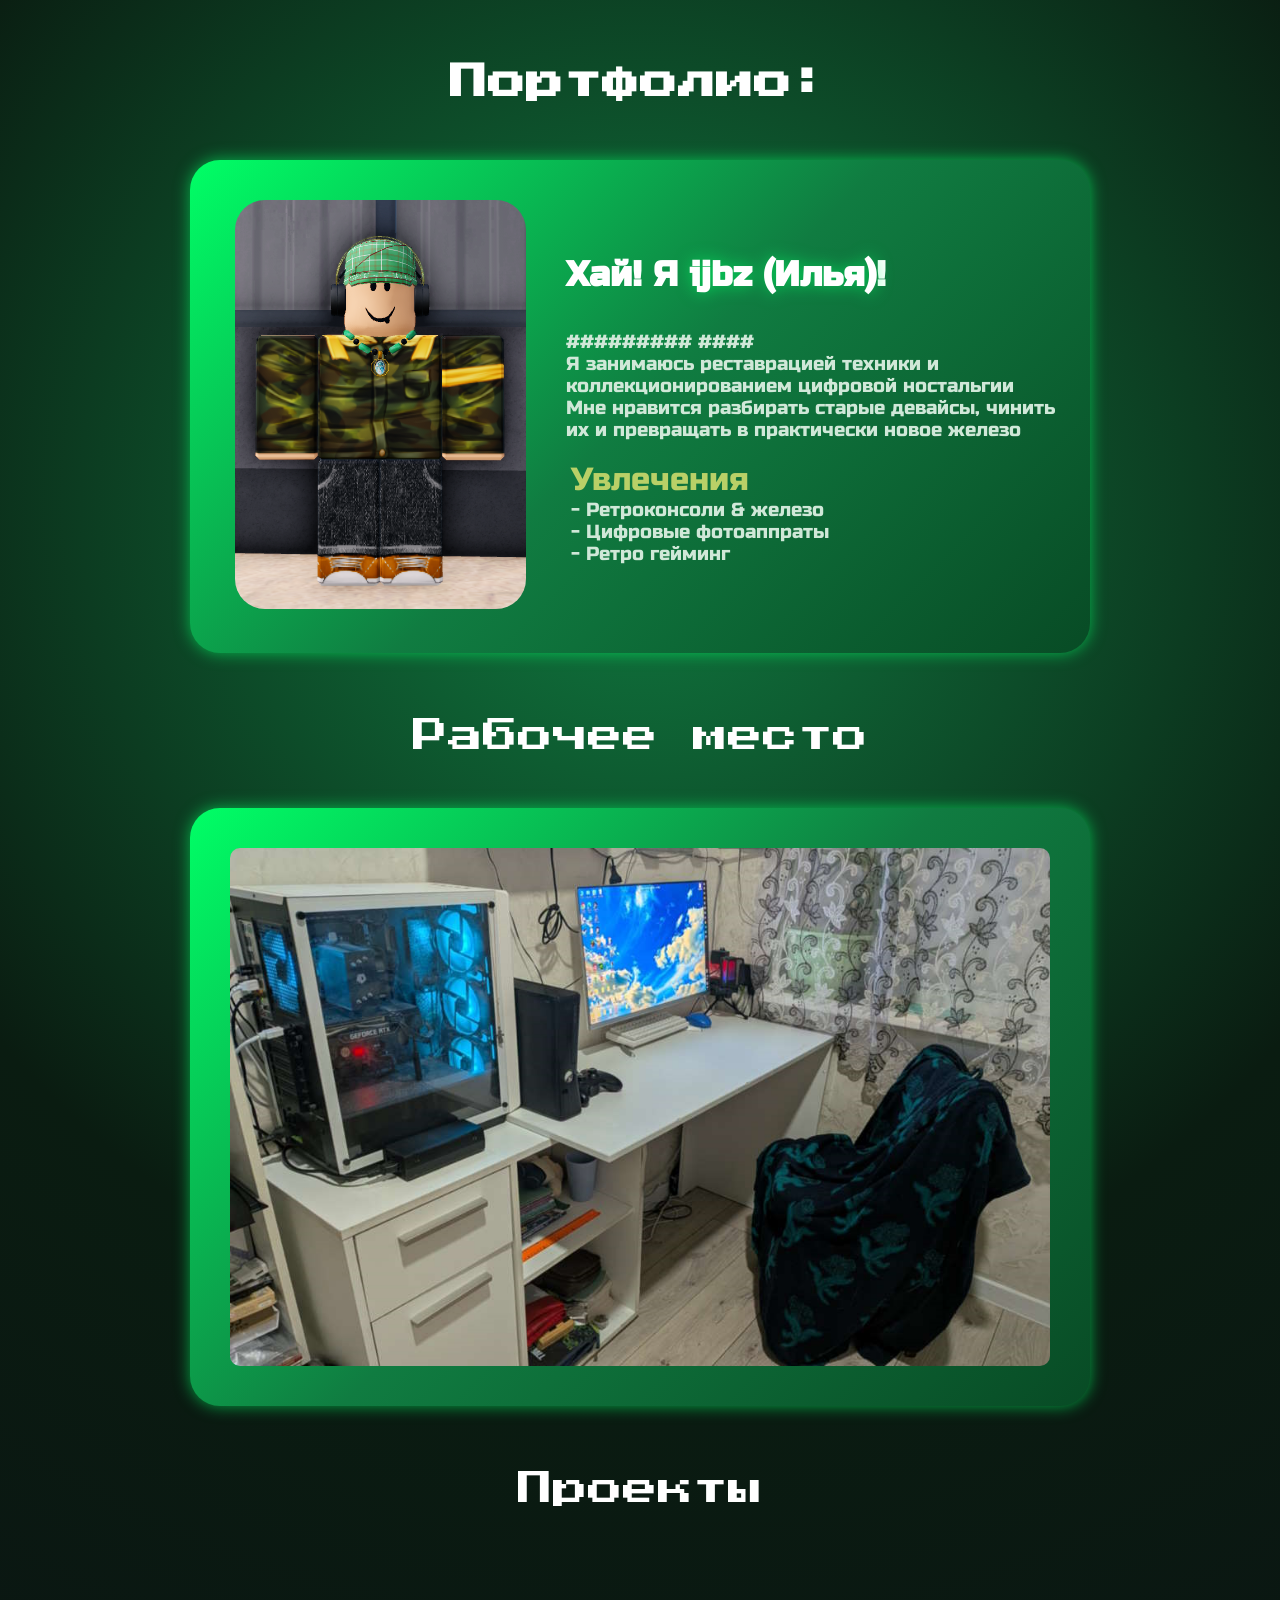
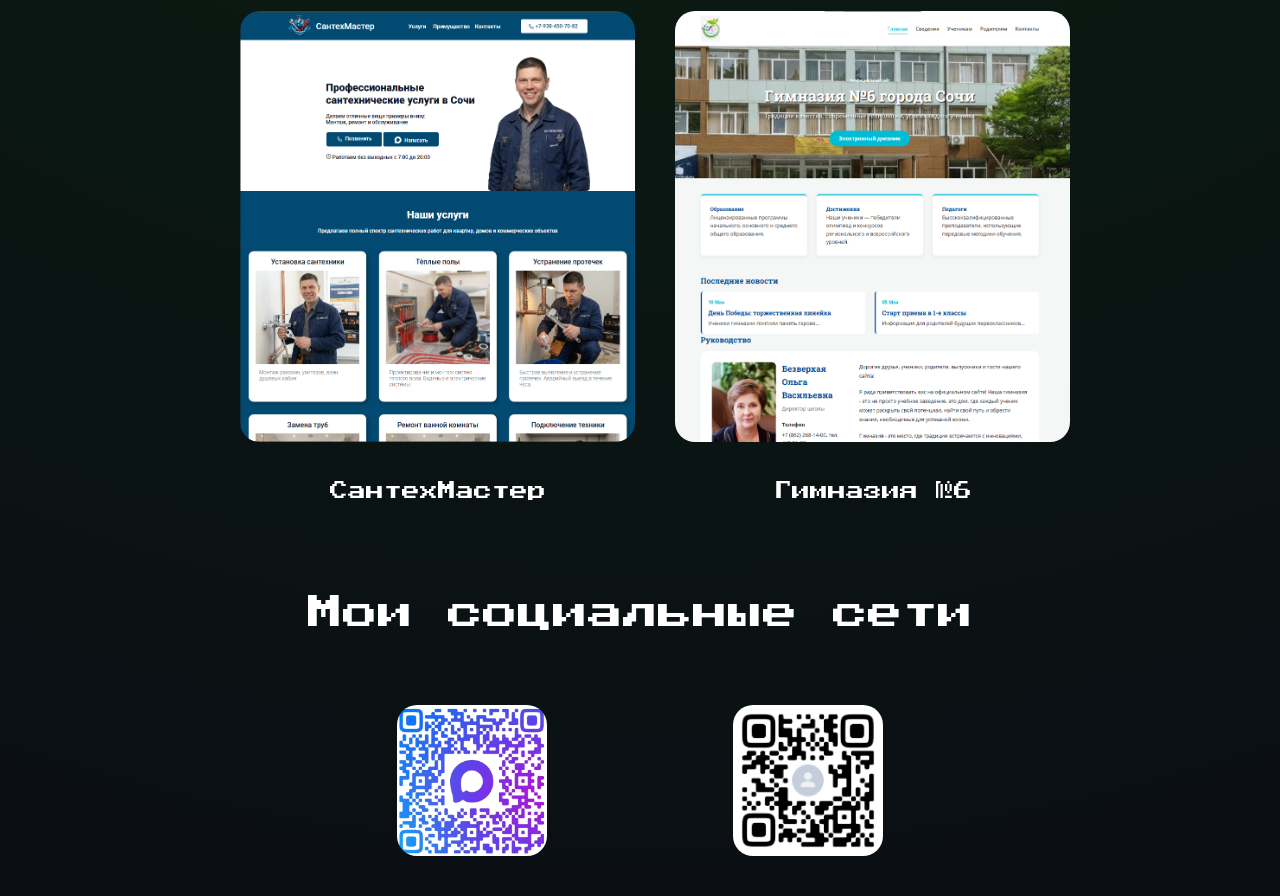
<file: index.html>
<!DOCTYPE html>
<html lang="en">

<head>
    <meta charset="UTF-8">
    <meta name="viewport" content="width=device-width, initial-scale=1.0">
    <title>ijbz</title>
    <link rel="stylesheet" href="style.css">
        <link rel="icon" type="image/x-icon" href="/favicon.ico">
</head>

<body>
    <main>
        <!-- 1 -->
        <section class="Main_bk">
            <div class="Main_portfolio">
                <h1>Портфолио:</h1>
            </div>
            <div class="Main_prolog">

                <div class="Main_img">
                    <img class="Main_img" src="Images/MyPhoto.png" alt="">
                </div>

                <div class="InfoRM">
                    <div class="Prolog">
                        <h3 class="Main_word">Хай! Я <span class="login">ijbz (Илья)</span>!</h3>
                        <p class="Main_P">######### ####</p>
                        <p class="Main_P">Я занимаюсь реставрацией техники и коллекционированием цифровой ностальгии</p>
                        <p class="Main_P">Мне нравится разбирать старые девайсы, чинить их и превращать в практически
                            новое железо</p>
                    </div>
                    <div class="Informatoin">
                        <p class="info_PM">Увлечения</p>
                        <p class="info_P">- Ретроконсоли & железо</p>
                        <p class="info_P">- Цифровые фотоаппраты</p>
                        <p class="info_P">- Ретро гейминг</p>

                    </div>
                </div>
            </div>
        </section>

        <!-- 2 -->
        <section class="work_bk">
            <div class="Divace">
                <div class="Divace_P">
                    <p>Рабочее место</p>
                </div>

                <div class="Main_prolog">
                    <div class="Divace_img">
                        <img class="proj_img" src="Images/PC.png" alt="">
                    </div>
                </div>

            </div>
        </section>

        <!-- 3 -->
        <section class="MySites_bk">
            <div class="Divace_name">
                <p>Проекты</p>
            </div>
            <div class="list_projects">
                <div class="project">
                    <a href="https://ijbzemail-hub.github.io/site1/" target="_blank">
                        <div class="prj">
                            <div class="img_project">
                                <img class="proj_png" src="Images/ProjectN1.png" alt="">
                            </div>
                            <div class="name_proj">
                                СантехМастер
                            </div>
                        </div>
                    </a>
                    <a href="https://ijbzemail-hub.github.io/Gimnazia_n6_Sochi/" target="_blank">
                        <div class="prj">
                            <div class="img_project">
                                <img class="proj_png" src="Images/ProjectN2.png" alt="">
                            </div>
                            <div class="name_proj">
                                Гимназия №6
                            </div>
                        </div>
                    </a>

                </div>
            </div>
        </section>

        <!-- 4 -->
        <section class="Last_bk">
            <div class="WhereMeFound?">
                <div class="Social">
                    <div class="txt_social">
                        <p>Мои социальные сети</p>
                    </div>
                    
                    <div class="proj_img">
                        <img src="Images/MAX.png" alt="">
                        <img src="Images/Vk.png" alt="">
                    </div>
                </div>
            </div>
        </section>

    </main>






</body>

</html>
</file>
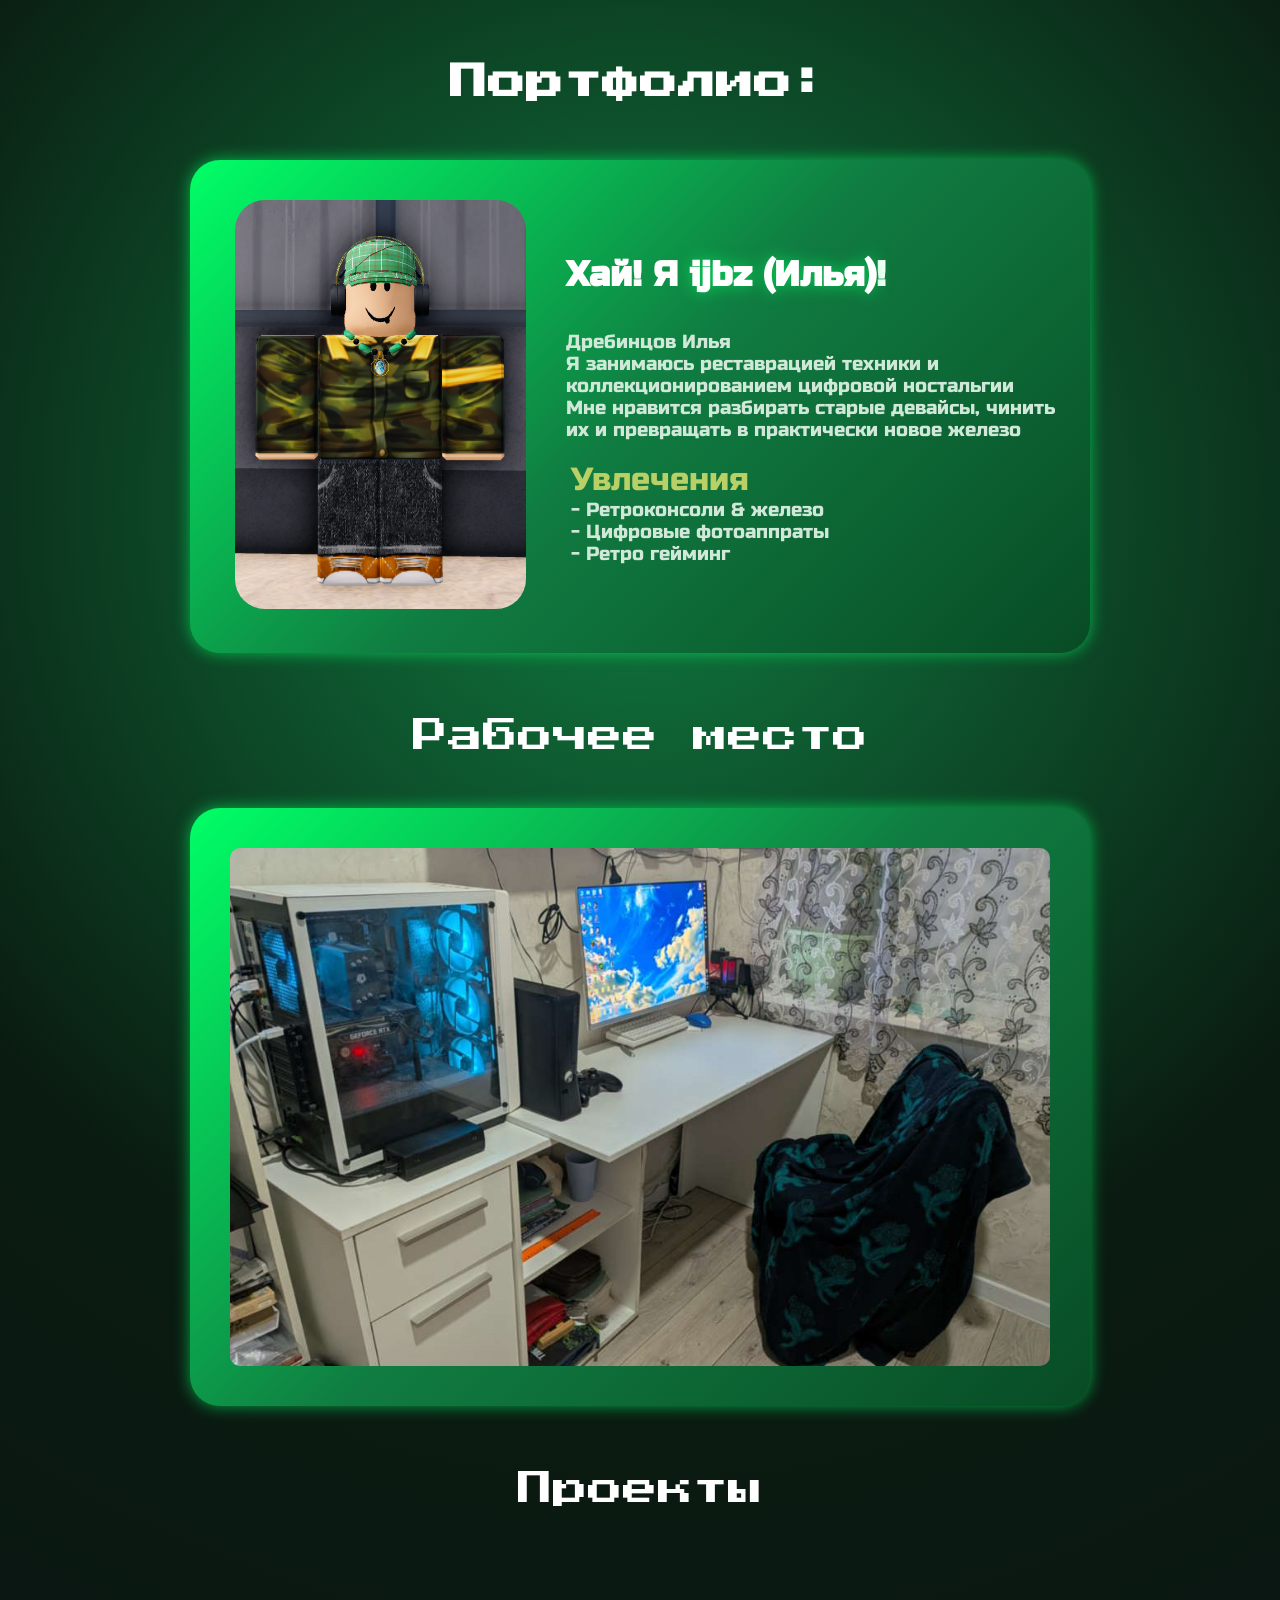
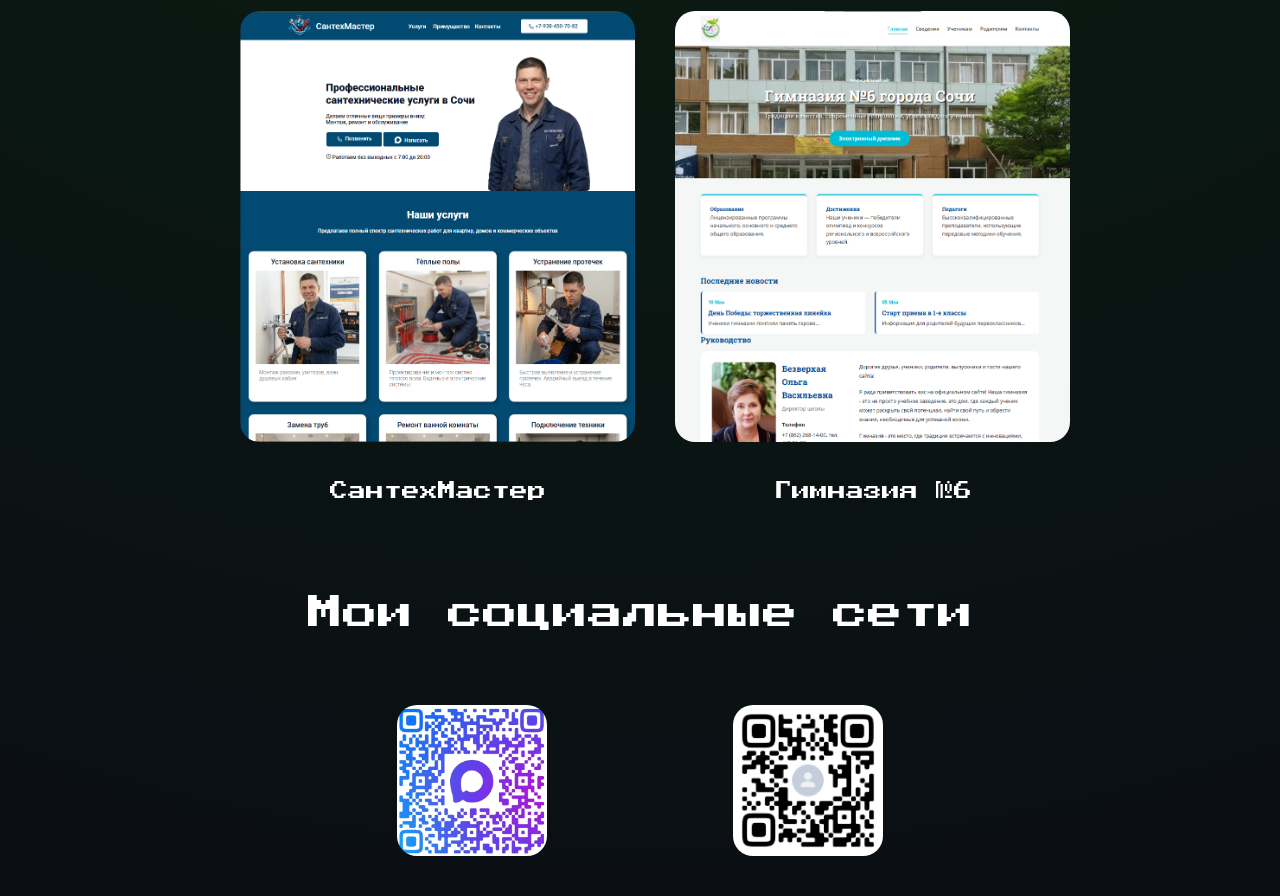
<file: first.html>
<!DOCTYPE html>
<html lang="en">

<head>
    <meta charset="UTF-8">
    <meta name="viewport" content="width=device-width, initial-scale=1.0">
    <title>Document</title>
    <link rel="stylesheet" href="second.css">
</head>

<body>
    <main>
        <!-- 1 -->
        <section class="Main_bk">
            <div class="Main_portfolio">
                <h1>Портфолио:</h1>
            </div>
            <div class="Main_prolog">

                <div class="Main_img">
                    <img class="Main_img" src="Images/MyPhoto.png" alt="">
                </div>

                <div class="InfoRM">
                    <div class="Prolog">
                        <h3 class="Main_word">Хай! Я <span class="login">ijbz (Илья)</span>!</h3>
                        <p class="Main_P">Дребинцов Илья</p>
                        <p class="Main_P">Я занимаюсь реставрацией техники и коллекционированием цифровой ностальгии</p>
                        <p class="Main_P">Мне нравится разбирать старые девайсы, чинить их и превращать в практически
                            новое железо</p>
                    </div>
                    <div class="Informatoin">
                        <p class="info_PM">Увлечения</p>
                        <p class="info_P">- Ретроконсоли & железо</p>
                        <p class="info_P">- Цифровые фотоаппраты</p>
                        <p class="info_P">- Ретро гейминг</p>

                    </div>
                </div>
            </div>
        </section>

        <!-- 2 -->
        <section class="work_bk">
            <div class="Divace">
                <div class="Divace_P">
                    <p>Рабочее место</p>
                </div>

                <div class="Main_prolog">
                    <div class="Divace_img">
                        <img class="proj_img" src="Images/PC.png" alt="">
                    </div>
                </div>

            </div>
        </section>

        <!-- 3 -->
        <section class="MySites_bk">
            <div class="Divace_name">
                <p>Проекты</p>
            </div>
            <div class="list_projects">
                <div class="project">
                    <a href="https://ijbzemail-hub.github.io/site1/" target="_blank">
                        <div class="prj">
                            <div class="img_project">
                                <img class="proj_png" src="Images/ProjectN1.png" alt="">
                            </div>
                            <div class="name_proj">
                                СантехМастер
                            </div>
                        </div>
                    </a>
                    <a href="https://ijbzemail-hub.github.io/Gimnazia_n6_Sochi/" target="_blank">
                        <div class="prj">
                            <div class="img_project">
                                <img class="proj_png" src="Images/ProjectN2.png" alt="">
                            </div>
                            <div class="name_proj">
                                Гимназия №6
                            </div>
                        </div>
                    </a>

                </div>
            </div>
        </section>

        <!-- 4 -->
        <section class="Last_bk">
            <div class="WhereMeFound?">
                <div class="Social">
                    <div class="txt_social">
                        <p>Мои социальные сети</p>
                    </div>
                    
                    <div class="proj_img">
                        <img src="Images/MAX.png" alt="">
                        <img src="Images/Vk.png" alt="">
                    </div>
                </div>
            </div>
        </section>

    </main>






</body>

</html>
</file>
<file: style.css>
@import url('https://fonts.googleapis.com/css2?family=Press+Start+2P&family=Roboto:ital,wght@0,100..900;1,100..900&family=Russo+One&display=swap');
/* Главное: */



:root {
    --bg_main: radial-gradient(circle at 50% 20%, #107C41 0%, #0A1C11 40%, #0B0E14 100%);
    --bg-card: linear-gradient(135deg, #00FF66 0%, #107C41 50%, #084B25 100%);
    --xbox1: #107c10;
    --xbox2: #107C41;
    --xbox3: #0F7C0F;
    --litexbox: #00FF66;
    --text: #fff;
    --text2: #D0E8D8;
    --shadow: drop-shadow(0 0 8px rgba(0, 255, 102, 0.6))
}

* {
    box-sizing: border-box;
}

body {
    background: var(--bg_main);
    font-family: "Russo One", sans-serif;
    /* "Roboto", */
    /* "Press Start 2P", system-ui; */
    margin: 0;
    padding: 20px 10px;
    display: flex;
    justify-content: center;
    align-items: center;
    flex-direction: column;
    min-height: 100vh;
    object-fit: cover;
}

main {

    display: flex;
    flex-direction: column;
    align-items: center;
    justify-content: center;
    max-width: 900px;
    width: 100%;
    margin: 0 auto;


}

.Main_portfolio {
    font-family: "Press Start 2P", system-ui;
    ;
    font-size: clamp(15px, 5vw, 25px);
    /* background: linear-gradient(45deg, #111, #898787); */
    color: var(--text);
    text-align: center;
    margin: 12px 0 28px;

}


.Divace_P,
.Divace_name,
.txt_social {
    font-family: "Press Start 2P", system-ui;
    ;
    color: var(--text);
    font-size: clamp(14px, 4.5vw, 35px);

    display: flex;
    text-align: center;
    justify-content: center;
    margin-bottom: 20px;
}


/* Пролог и знакомство */
.Main_prolog {
    background: var(--bg-card);
    border-radius: 30px;
    display: flex;
    flex-direction: row;
    flex-wrap: nowrap;
    align-items: center;
    justify-content: center;
    filter: var(--shadow);
    width: 100%;
    max-width: 1100px;
    padding: 20px;
    gap: 20px;

}

.Main_img {
    border-radius: 40px;
    padding: 10px;
    max-width: 100%;
    width: auto;
    height: auto;
    object-fit: cover;
}

.Main_word {
    color: var(--text);

    font-size: clamp(24px, 4vw, 35px);
}

.login {

    filter: var(--shadow);
}

.Main_P {
    font-size: 18.5px;
    color: var(--text2);
    margin: 0;
}


/* Информация о увлечениях */
.Informatoin {
    color: var(--text2);
    font-size: 20px;
    width: 100%;
    max-width: 545px;
    display: flex;
    flex-direction: column;
    justify-content: center;
    align-items: flex-start;
    margin-bottom: 30px;
}

.InfoRM {
    display: flex;
    flex-direction: column;
    align-items: flex-start;
    padding-left: 0;
}

.info_PM {
    font-size: clamp(20px, 3.5vw, 31.5px);
    color: rgb(185, 208, 103);
    margin: 0;
    padding: 20px 5px 0 5px;
}

.info_P {
    font-size: 18.5px;
    margin: 0;
    padding: 0 5px 0 5px;
}

.Prolog {
    width: 100%;
    max-width: 500px;
}

/* Фотография моих девайсов */

.Main_bk,
.work_bk,
.MySites_bk {
    display: flex;
    flex-direction: column;
    align-items: center;
    justify-content: center;
    width: 100%;
    margin-bottom: 30px;
}

.DivaceImg {
    border-radius: 50px;
    display: flex;
    flex-direction: column;
    align-items: center;
    justify-content: center;
    width: 100%;
}

/* -- 3 -- */


.MySites {
    background: var(--bg-card);
    border-radius: 50px;
    display: flex;
    flex-direction: column;
    align-items: center;
    justify-content: center;
    filter: var(--shadow);
    margin: 30px 0px;
    padding: 20px;
    width: 100px;
}

.list_projects {
    display: flex;
    flex-direction: row;
    justify-content: center;
    align-items: stretch;
    flex-wrap: wrap;
    gap: 20px;
    width: 100%;
}

.Divace_PDivace_P3 {
    display: flex;
    justify-content: center;
    align-items: center;
    text-align: center;
}

.Divace_P3 {
    margin-top: 20px;
}

.project {
    width: 100%;

    padding: 15px;
    display: flex;
    justify-content: center;
    align-items: center;
    text-align: center;

    color: #fff;
    object-fit: cover;
}

a {
    text-decoration: none;

}

a.prj {
    width: 100%;
    width: 450px;
    margin: 10px;
    background: var(--bg-card);
    border-radius: 50px;
    filter: var(--shadow);
    box-sizing: border-box;

}


.prj {
    width: 100%;
    max-width: 450px;
    margin: 15px;
}

.Divace_img {
    display: flex;
    justify-content: center;
    align-items: center;
    width: 100%;

    border-radius: 50px;
}

.proj_img {
    display: flex;
    justify-content: space-evenly;


    width: 100%;
    padding: 20px;
    border-radius: 30px;
    object-fit: cover;
    box-sizing: border-box;
}


.proj_img>img {
    width: 100%;
    max-width: 150px;
    border-radius: 20px;
    height: auto;
}

.proj_p {
    font-family: "Press Start 2P", system-ui;
    font-size: 18px;
    color: var(--text);
    text-align: center;
}

.img_project {
    display: flex;
    justify-content: center;
    align-items: center;
    max-height: 750px;
    
    width: 100%;
    overflow: hidden;
    border-radius: 50px;
}

.name_proj {
    font-family: "Press Start 2P", system-ui;
    font-size: 18px;
    color: var(--text);

    display: flex;
    justify-content: center;
    align-items: center;

    margin: 20px 0 0 0;
}

.name_pjn {
    font-family: "Press Start 2P", system-ui;
    font-size: 18px;
    color: var(--text2t);
    text-align: center;

    display: flex;
    justify-content: center;
    text-align: center;
}

.proj_max {
    width: 100%;
    max-width: 450px;
    padding: 4px;
}


.proj_png {
    width: 100%;
    height: 100%;
    padding: 20px;
    border-radius: 40px;
    object-fit: cover;
    box-sizing: border-box;
    
}

.Last_bk {
    width: 100%;
   
    
}

img {
    max-width: 100%;
    height: auto;
}


@media (max-width: 920px) {
    .Main_word {


        font-size: clamp(24px, 4vw, 30px);
    }


    .Main_P {
        font-size: 16px;
        color: var(--text2);
        margin: 0;
    }


    .info_PM {
        font-size: clamp(20px, 3.5vw, 25px);
        color: rgb(185, 208, 103);
        margin: 0;
        padding: 20px 5px 10px 5px;
    }

    .info_P {
        font-size: 16px;
        margin: 0;
        padding: 0 5px 0 5px;

    }

}

@media (max-width: 740px) {

    .Main_prolog {

        flex-wrap: wrap;
        gap: 5px;
    }



    .Main_img {
        padding: 0;
        max-width: 90%;
        border-radius: 30px;
    }

    .Main_portfolio {

        font-size: clamp(15px, 4vw, 20px);
    }

    .project {
        flex-wrap: wrap;
    }

    .proj_img>img {
        width: 100%;
        max-width: 120px;
        border-radius: 20px;
        height: auto;
    }

    .Main_bk,
    .work_bk,
    .MySites_bk {
        width: 90%;
    }

    h1{
        width: 90%;
    }
}

@media (max-width: 350px) {
    .Main_portfolio{
        font-size: clamp(5px, 4vw, 20px);
    }

    .proj_img{
        max-width: 100%;

        display: flex;
        justify-content: center;
        flex-direction: row;
        align-items: center;
        gap: 10px;
    }

     .proj_img>img {
        
        max-width: 100px;
    }

    .img_project{
        
        max-width: 100%;
        display: flex;
        justify-content: center;
        align-items: center;
    }
}
</file>
<file: second.css>
@import url('https://fonts.googleapis.com/css2?family=Press+Start+2P&family=Roboto:ital,wght@0,100..900;1,100..900&family=Russo+One&display=swap');
/* Главное: */



:root {
    --bg_main: radial-gradient(circle at 50% 20%, #107C41 0%, #0A1C11 40%, #0B0E14 100%);
    --bg-card: linear-gradient(135deg, #00FF66 0%, #107C41 50%, #084B25 100%);
    --xbox1: #107c10;
    --xbox2: #107C41;
    --xbox3: #0F7C0F;
    --litexbox: #00FF66;
    --text: #fff;
    --text2: #D0E8D8;
    --shadow: drop-shadow(0 0 8px rgba(0, 255, 102, 0.6))
}

* {
    box-sizing: border-box;
}

body {
    background: var(--bg_main);
    font-family: "Russo One", sans-serif;
    /* "Roboto", */
    /* "Press Start 2P", system-ui; */
    margin: 0;
    padding: 20px 10px;
    display: flex;
    justify-content: center;
    align-items: center;
    flex-direction: column;
    min-height: 100vh;
    object-fit: cover;
}

main {

    display: flex;
    flex-direction: column;
    align-items: center;
    justify-content: center;
    max-width: 900px;
    width: 100%;
    margin: 0 auto;


}

.Main_portfolio {
    font-family: "Press Start 2P", system-ui;
    ;
    font-size: clamp(15px, 5vw, 25px);
    /* background: linear-gradient(45deg, #111, #898787); */
    color: var(--text);
    text-align: center;
    margin: 12px 0 28px;

}


.Divace_P,
.Divace_name,
.txt_social {
    font-family: "Press Start 2P", system-ui;
    ;
    color: var(--text);
    font-size: clamp(14px, 4.5vw, 35px);

    display: flex;
    text-align: center;
    justify-content: center;
    margin-bottom: 20px;
}


/* Пролог и знакомство */
.Main_prolog {
    background: var(--bg-card);
    border-radius: 30px;
    display: flex;
    flex-direction: row;
    flex-wrap: nowrap;
    align-items: center;
    justify-content: center;
    filter: var(--shadow);
    width: 100%;
    max-width: 1100px;
    padding: 20px;
    gap: 20px;

}

.Main_img {
    border-radius: 40px;
    padding: 10px;
    max-width: 100%;
    width: auto;
    height: auto;
    object-fit: cover;
}

.Main_word {
    color: var(--text);

    font-size: clamp(24px, 4vw, 35px);
}

.login {

    filter: var(--shadow);
}

.Main_P {
    font-size: 18.5px;
    color: var(--text2);
    margin: 0;
}


/* Информация о увлечениях */
.Informatoin {
    color: var(--text2);
    font-size: 20px;
    width: 100%;
    max-width: 545px;
    display: flex;
    flex-direction: column;
    justify-content: center;
    align-items: flex-start;
    margin-bottom: 30px;
}

.InfoRM {
    display: flex;
    flex-direction: column;
    align-items: flex-start;
    padding-left: 0;
}

.info_PM {
    font-size: clamp(20px, 3.5vw, 31.5px);
    color: rgb(185, 208, 103);
    margin: 0;
    padding: 20px 5px 0 5px;
}

.info_P {
    font-size: 18.5px;
    margin: 0;
    padding: 0 5px 0 5px;
}

.Prolog {
    width: 100%;
    max-width: 500px;
}

/* Фотография моих девайсов */

.Main_bk,
.work_bk,
.MySites_bk {
    display: flex;
    flex-direction: column;
    align-items: center;
    justify-content: center;
    width: 100%;
    margin-bottom: 30px;
}

.DivaceImg {
    border-radius: 50px;
    display: flex;
    flex-direction: column;
    align-items: center;
    justify-content: center;
    width: 100%;
}

/* -- 3 -- */


.MySites {
    background: var(--bg-card);
    border-radius: 50px;
    display: flex;
    flex-direction: column;
    align-items: center;
    justify-content: center;
    filter: var(--shadow);
    margin: 30px 0px;
    padding: 20px;
    width: 100px;
}

.list_projects {
    display: flex;
    flex-direction: row;
    justify-content: center;
    align-items: stretch;
    flex-wrap: wrap;
    gap: 20px;
    width: 100%;
}

.Divace_PDivace_P3 {
    display: flex;
    justify-content: center;
    align-items: center;
    text-align: center;
}

.Divace_P3 {
    margin-top: 20px;
}

.project {
    width: 100%;

    padding: 15px;
    display: flex;
    justify-content: center;
    align-items: center;
    text-align: center;

    color: #fff;
    object-fit: cover;
}

a {
    text-decoration: none;

}

a.prj {
    width: 100%;
    width: 450px;
    margin: 10px;
    background: var(--bg-card);
    border-radius: 50px;
    filter: var(--shadow);
    box-sizing: border-box;

}


.prj {
    width: 100%;
    max-width: 450px;
    margin: 15px;
}

.Divace_img {
    display: flex;
    justify-content: center;
    align-items: center;
    width: 100%;

    border-radius: 50px;
}

.proj_img {
    display: flex;
    justify-content: space-evenly;


    width: 100%;
    padding: 20px;
    border-radius: 30px;
    object-fit: cover;
    box-sizing: border-box;
}


.proj_img>img {
    width: 100%;
    max-width: 150px;
    border-radius: 20px;
    height: auto;
}

.proj_p {
    font-family: "Press Start 2P", system-ui;
    font-size: 18px;
    color: var(--text);
    text-align: center;
}

.img_project {
    display: flex;
    justify-content: center;
    align-items: center;
    max-height: 750px;
    
    width: 100%;
    overflow: hidden;
    border-radius: 50px;
}

.name_proj {
    font-family: "Press Start 2P", system-ui;
    font-size: 18px;
    color: var(--text);

    display: flex;
    justify-content: center;
    align-items: center;

    margin: 20px 0 0 0;
}

.name_pjn {
    font-family: "Press Start 2P", system-ui;
    font-size: 18px;
    color: var(--text2t);
    text-align: center;

    display: flex;
    justify-content: center;
    text-align: center;
}

.proj_max {
    width: 100%;
    max-width: 450px;
    padding: 4px;
}


.proj_png {
    width: 100%;
    height: 100%;
    padding: 20px;
    border-radius: 40px;
    object-fit: cover;
    box-sizing: border-box;
    
}

.Last_bk {
    width: 100%;
   
    
}

img {
    max-width: 100%;
    height: auto;
}


@media (max-width: 920px) {
    .Main_word {


        font-size: clamp(24px, 4vw, 30px);
    }


    .Main_P {
        font-size: 16px;
        color: var(--text2);
        margin: 0;
    }


    .info_PM {
        font-size: clamp(20px, 3.5vw, 25px);
        color: rgb(185, 208, 103);
        margin: 0;
        padding: 20px 5px 10px 5px;
    }

    .info_P {
        font-size: 16px;
        margin: 0;
        padding: 0 5px 0 5px;

    }

}

@media (max-width: 740px) {

    .Main_prolog {

        flex-wrap: wrap;
        gap: 5px;
    }



    .Main_img {
        padding: 0;
        max-width: 90%;
        border-radius: 30px;
    }

    .Main_portfolio {

        font-size: clamp(15px, 4vw, 20px);
    }

    .project {
        flex-wrap: wrap;
    }

    .proj_img>img {
        width: 100%;
        max-width: 120px;
        border-radius: 20px;
        height: auto;
    }

    .Main_bk,
    .work_bk,
    .MySites_bk {
        width: 90%;
    }

    h1{
        width: 90%;
    }
}

@media (max-width: 350px) {
    .Main_portfolio{
        font-size: clamp(5px, 4vw, 20px);
    }

    .proj_img{
        max-width: 100%;

        display: flex;
        justify-content: center;
        flex-direction: row;
        align-items: center;
        gap: 10px;
    }

     .proj_img>img {
        
        max-width: 100px;
    }

    .img_project{
        
        max-width: 100%;
        display: flex;
        justify-content: center;
        align-items: center;
    }
}
</file>
